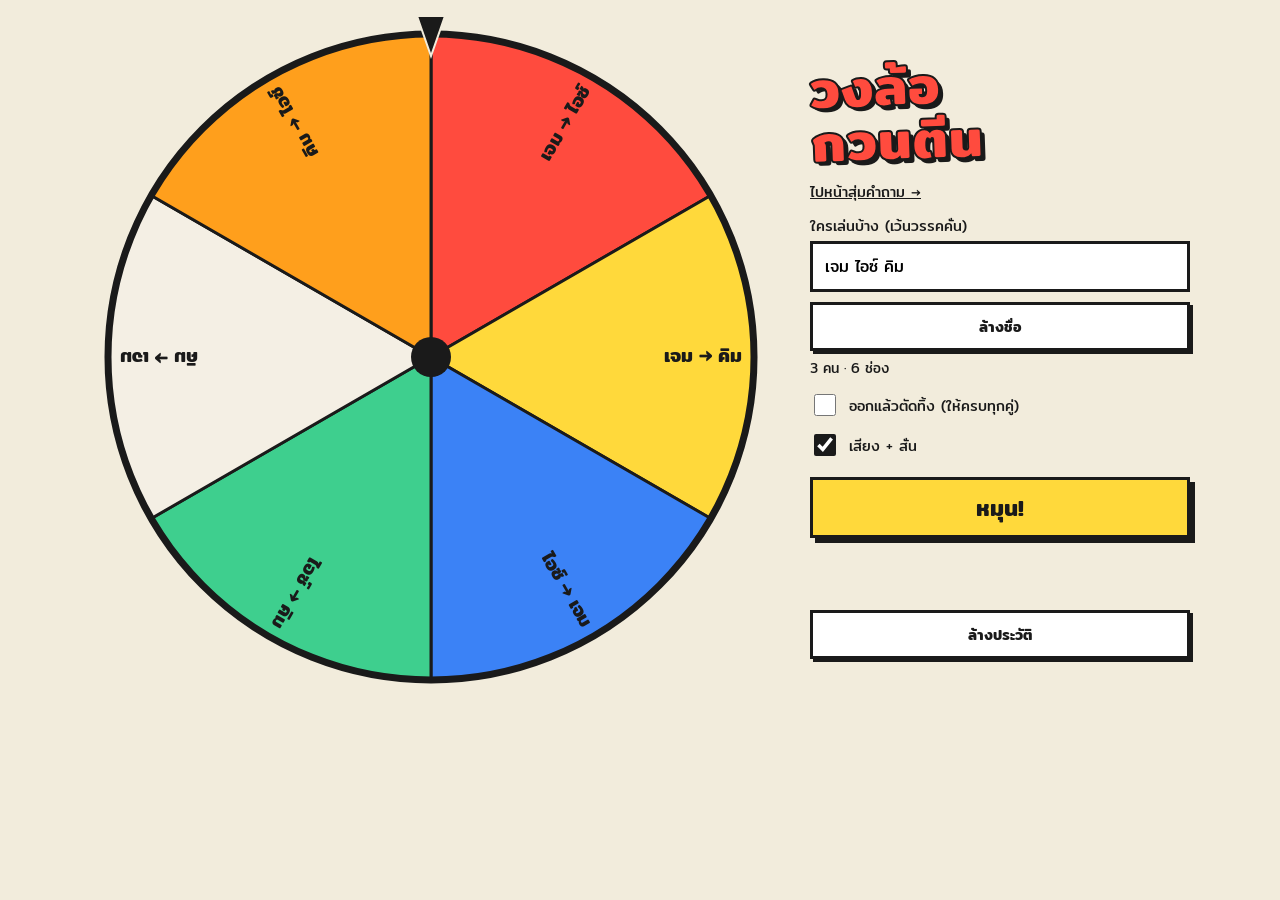
<file: index.html>
<!DOCTYPE html>
<html lang="th">

<head>
  <meta charset="utf-8">
  <meta name="viewport" content="width=device-width, initial-scale=1, viewport-fit=cover">
  <meta name="theme-color" content="#f2ecdc">
  <meta name="mobile-web-app-capable" content="yes">
  <meta name="apple-mobile-web-app-capable" content="yes">
  <title>วงล้อกวนตีน</title>
  <link href="https://fonts.googleapis.com/css2?family=Mitr:wght@400;600&display=swap" rel="stylesheet">
  <link rel="stylesheet" href="assets/css/base.css?v=6">
  <link rel="stylesheet" href="assets/css/wheel.css?v=8">
</head>

<body>
  <canvas id="fx"></canvas>
  <main>
    <section id="box">
      <canvas id="c"></canvas>
    </section>
    <aside>
      <h1>วงล้อ<br>กวนตีน</h1>
      <nav><a href="questions/">ไปหน้าสุ่มคำถาม →</a></nav>
      <label for="names">ใครเล่นบ้าง (เว้นวรรคคั่น)</label>
      <input id="names" value="เจม ไอซ์ คิม" enterkeyhint="go" autocomplete="off" autocapitalize="off"
        spellcheck="false">
      <button id="clr" type="button" class="small">ล้างชื่อ</button>
      <p id="info"></p>
      <label class="ck"><input type="checkbox" id="norep"> ออกแล้วตัดทิ้ง (ให้ครบทุกคู่)</label>
      <label class="ck"><input type="checkbox" id="snd" checked> เสียง + สั่น</label>
      <button id="go">หมุน!</button>
      <div id="res">&nbsp;</div>
      <ol id="hist" reversed></ol>
      <button id="reset" class="small">ล้างประวัติ</button>
    </aside>
  </main>
  <script type="module" src="assets/js/wheel/main.js?v=8"></script>
</body>

</html>
</file>
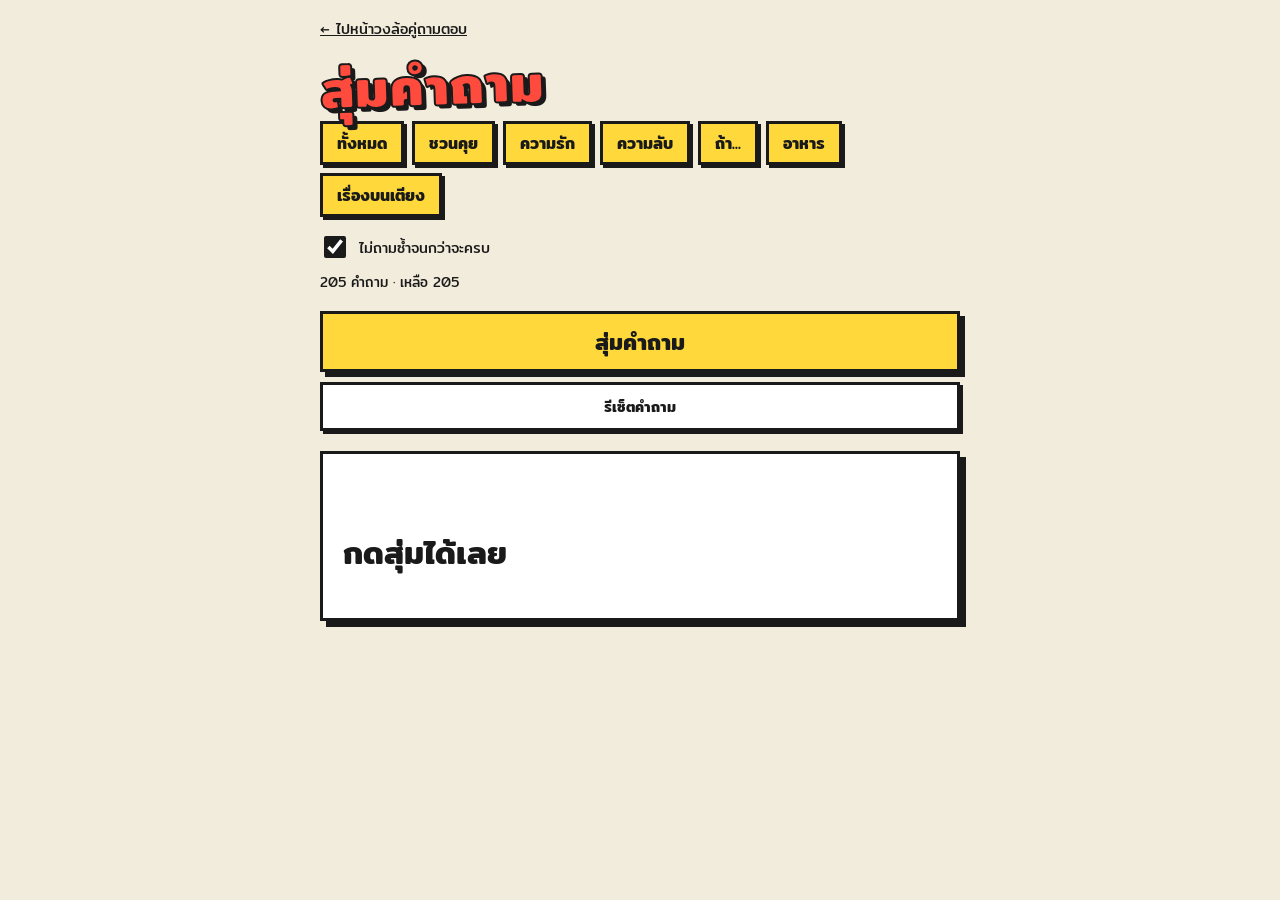
<file: questions/index.html>
<!DOCTYPE html>
<html lang="th">

<head>
    <meta charset="utf-8">
    <meta name="viewport" content="width=device-width, initial-scale=1, viewport-fit=cover">
    <meta name="theme-color" content="#f2ecdc">
    <title>สุ่มคำถาม</title>
    <link href="https://fonts.googleapis.com/css2?family=Mitr:wght@400;600&display=swap" rel="stylesheet">
    <link rel="stylesheet" href="../assets/css/base.css?v=6">
    <link rel="stylesheet" href="../assets/css/questions.css?v=7">
</head>

<body>
    <main class="q">
        <nav><a href="../">← ไปหน้าวงล้อคู่ถามตอบ</a></nav>
        <h1>สุ่มคำถาม</h1>
        <div id="chips"></div>
        <label class="ck"><input type="checkbox" id="norep" checked> ไม่ถามซ้ำจนกว่าจะครบ</label>
        <p id="info"></p>
        <button id="go" disabled>สุ่มคำถาม</button>
        <button id="reset" type="button" class="small">รีเซ็ตคำถาม</button>
        <section id="card">
            <small id="tag"></small>
            <div id="q">กดสุ่มได้เลย</div>
        </section>
    </main>
    <script type="module" src="../assets/js/questions/main.js?v=7"></script>
</body>

</html>
</file>
<file: assets/css/base.css>
:root {
  --ink: #1a1a1a;
  --paper: #f2ecdc;
  --yel: #ffd93b;
  --red: #ff4b3e;
}

* {
  box-sizing: border-box;
  -webkit-tap-highlight-color: transparent;
}

html {
  -webkit-text-size-adjust: 100%;
}

body {
  margin: 0;
  min-height: 100vh;
  min-height: 100dvh;
  background: var(--paper);
  color: var(--ink);
  font-family: 'Mitr', system-ui, sans-serif;
  touch-action: manipulation;
  -webkit-user-select: none;
  user-select: none;
  padding: max(16px, env(safe-area-inset-top)) max(16px, env(safe-area-inset-right)) max(16px, env(safe-area-inset-bottom)) max(16px, env(safe-area-inset-left));
}

h1 {
  font-size: clamp(2rem, 6vw, 3.4rem);
  line-height: 1;
  margin: 0 0 16px;
  transform: rotate(-2deg);
  color: var(--red);
  -webkit-text-stroke: 2px var(--ink);
  text-shadow: 4px 4px 0 var(--ink);
}

label {
  display: block;
  font-size: .9rem;
  margin-bottom: 4px;
}

.ck {
  display: flex;
  gap: 10px;
  align-items: center;
  margin: 4px 0;
  min-height: 36px;
  cursor: pointer;
}

.ck input {
  width: 22px;
  height: 22px;
  accent-color: var(--ink);
  flex: none;
}

#info {
  font-size: .85rem;
  margin: 6px 0 8px;
}

button {
  font: inherit;
  font-weight: 600;
  font-size: 1.4rem;
  min-height: 56px;
  background: var(--yel);
  color: var(--ink);
  border: 3px solid var(--ink);
  box-shadow: 5px 5px 0 var(--ink);
  padding: 10px 16px;
  margin-top: 10px;
  width: 100%;
  cursor: pointer;
  -webkit-appearance: none;
  appearance: none;
}

button:active:not(:disabled) {
  transform: translate(4px, 4px);
  box-shadow: 1px 1px 0 var(--ink);
}

button:disabled {
  background: #ccc;
  cursor: default;
}

button.small {
  font-size: .9rem;
  min-height: 44px;
  box-shadow: 3px 3px 0 var(--ink);
  background: #fff;
}

nav {
  margin-bottom: 10px;
}

nav a {
  color: var(--ink);
  font-size: .9rem;
}

@media (max-width: 760px) {
  h1 {
    margin-bottom: 10px;
  }
}

@media (max-height: 520px) and (orientation: landscape) {
  h1 {
    font-size: 1.8rem;
    margin-bottom: 8px;
    text-shadow: 3px 3px 0 var(--ink);
  }

  button {
    min-height: 46px;
    font-size: 1.15rem;
    margin-top: 6px;
  }
}
</file>
<file: assets/css/wheel.css>
main {
  display: grid;
  grid-template-columns: minmax(0, 1fr) minmax(260px, 380px);
  gap: clamp(16px, 3vw, 40px);
  max-width: 1100px;
  margin: 0 auto;
  align-items: center;
}

#box {
  width: min(100%, calc(100vh - 40px), calc(100dvh - 40px));
  aspect-ratio: 1;
  justify-self: center;
}

#c {
  width: 100%;
  height: 100%;
  display: block;
  cursor: pointer;
}

#names {
  width: 100%;
  font: inherit;
  font-size: 16px;
  padding: 10px 12px;
  border: 3px solid var(--ink);
  background: #fff;
  border-radius: 0;
  -webkit-user-select: text;
  user-select: text;
  -webkit-appearance: none;
  appearance: none;
}

#res {
  font-size: clamp(1.5rem, 5vw, 2rem);
  line-height: 1.3;
  margin: 4px 0 10px;
  font-weight: 600;
}

#res b {
  background: var(--yel);
  padding: 0 6px;
  border: 2px solid var(--ink);
  display: inline-block;
}

#hist {
  padding-left: 1.9em;
  font-size: .9rem;
  max-height: 140px;
  overflow: auto;
  margin: 0 0 6px;
  -webkit-overflow-scrolling: touch;
}

#fx {
  position: fixed;
  inset: 0;
  width: 100%;
  height: 100%;
  pointer-events: none;
  z-index: 9;
}

.shake {
  animation: sh .4s;
}

@keyframes sh {

  0%,
  100% {
    transform: none;
  }

  20% {
    transform: translate(-9px, 4px) rotate(-1deg);
  }

  40% {
    transform: translate(8px, -5px) rotate(1deg);
  }

  60% {
    transform: translate(-6px, 3px);
  }

  80% {
    transform: translate(4px, -2px);
  }
}

@media (max-width: 760px) {
  main {
    grid-template-columns: 1fr;
    align-items: start;
    gap: 16px;
  }

  #box {
    width: min(100%, calc(100dvh - 120px));
  }
}

@media (max-height: 520px) and (orientation: landscape) {
  main {
    grid-template-columns: 1fr 1fr;
  }

  #box {
    width: min(100%, calc(100dvh - 24px));
  }

  #hist {
    max-height: 60px;
  }
}

@media (prefers-reduced-motion: reduce) {
  .shake {
    animation: none;
  }
}
</file>
<file: assets/css/questions.css>
main.q {
  display: block;
  max-width: 640px;
  margin: 0 auto;
}

#chips {
  display: flex;
  flex-wrap: wrap;
  gap: 8px;
  margin: 4px 0 12px;
}

.chip {
  width: auto;
  min-height: 44px;
  font-size: 1rem;
  font-weight: 400;
  margin: 0;
  padding: 6px 14px;
  background: #fff;
  box-shadow: 3px 3px 0 var(--ink);
}

.chip[aria-pressed=true] {
  background: var(--yel);
  font-weight: 600;
}

#card {
  margin-top: 20px;
  border: 3px solid var(--ink);
  background: #fff;
  box-shadow: 6px 6px 0 var(--ink);
  padding: 20px;
  min-height: 170px;
  display: flex;
  flex-direction: column;
  justify-content: center;
  gap: 12px;
}

#tag {
  align-self: flex-start;
  background: var(--ink);
  color: var(--paper);
  padding: 2px 10px;
  font-size: .85rem;
  min-height: 1.4em;
}

#tag:empty {
  visibility: hidden;
}

#q {
  font-size: clamp(1.35rem, 5vw, 2rem);
  line-height: 1.4;
  font-weight: 600;
}

#card.roll #q {
  opacity: .45;
}
</file>
